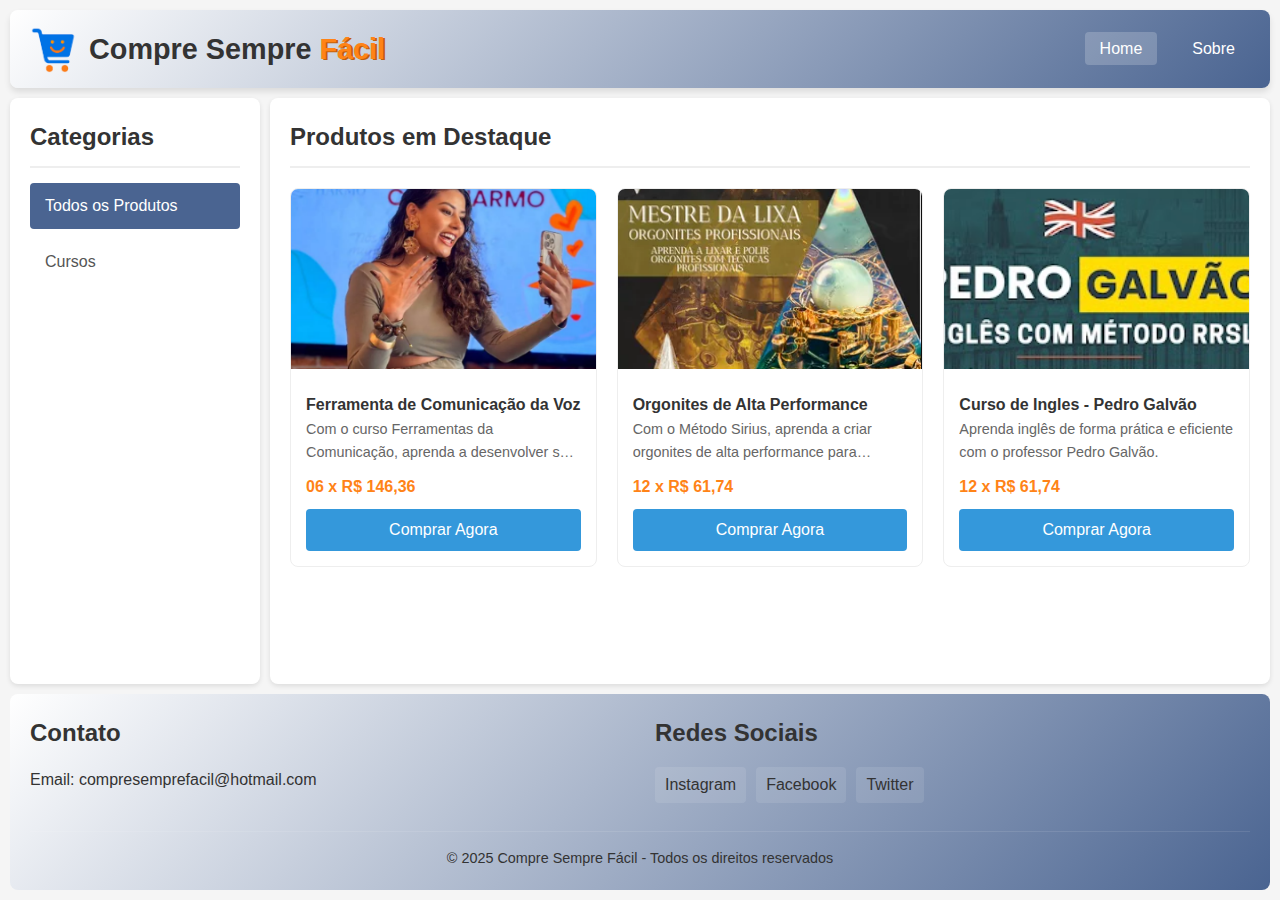
<file: Index.html>
<!DOCTYPE html>
<html lang="pt-br">

<head>
    <meta charset="UTF-8">
    <meta name="viewport" content="width=device-width, initial-scale=1.0">
    <title>Compre Sempre Fácil - Seu shopping digital</title>
    <link rel="stylesheet" href="style.css">

    <!-- SEO e compartilhamento -->
    <meta property="og:title" content="Compre Sempre Fácil" />
    <meta property="og:description" content="Os melhores produtos de afiliados em um só lugar!" />
    <meta property="og:image" content="./assets/logo.png" />
    <meta property="og:type" content="website" />

    <!-- Ícone -->
    <link rel="icon" href="./assets/favicon.ico" type="image/x-icon" />
    <link rel="apple-touch-icon" href="./assets/logoCarrinho.png" />

</head>

<body>
    <div class="container">
        <!-- Header -->
        <header>
            <div class="logo">
                <img src="./assets/logoCarrinho.png" alt="Logo Compre Sempre Fácil" class="logo-icon">
                <h1>Compre Sempre <span class="highlight">Fácil</span></h1>
            </div>
            <nav>
                <ul>
                    <li><a href="#" class="nav-link active" data-page="home">Home</a></li>
                    <li><a href="#" class="nav-link" data-page="sobre">Sobre</a></li>
                </ul>
            </nav>
        </header>

        <!-- Aside -->
        <aside id="category-aside">
            <h2 id="category-title">Categorias</h2>
            <ul class="category-menu">
                <li><a href="#" class="category-link active" data-category="todos">Todos os Produtos</a></li>
                <!-- <li><a href="#" class="category-link" data-category="beleza">Beleza</a></li> -->
                <!--<li><a href="#" class="category-link" data-category="casa">Casa</a></li> -->
                <li><a href="#" class="category-link" data-category="cursos">Cursos</a></li>
                <!--<li><a href="#" class="category-link" data-category="eletronicos">Eletrônicos</a></li> -->
            </ul>
        </aside>

        <!-- Section -->
        <section>
            <div class="page-content" id="home-page">
                <h2>Produtos em Destaque</h2>
                <div class="products-grid" id="products-container">
                    <!-- Produtos serão carregados aqui pelo JavaScript -->
                </div>
            </div>

            <div class="page-content hidden" id="sobre-page">
                <h2>Sobre Nós</h2>
                <img src="./assets/sobreImage.png" alt="Imagem de várias pessoas comprando online" class="about-image">
                <div class="about-content">
                    <p>Somos uma plataforma de e-commerce especializada em produtos de afiliados. Nosso objetivo é
                        conectar você aos melhores produtos do mercado, oferecendo descontos exclusivos e conteúdo de
                        qualidade.</p>
                    <p>Trabalhamos com as principais marcas e marketplaces para garantir a melhor experiência de compra.
                    </p>
                    <div class="about-features">
                        <div class="feature">
                            <h3>🛡️ Confiança</h3>
                            <p>Parcerias apenas com vendedores verificados</p>
                        </div>
                        <div class="feature">
                            <h3>💰 Economia</h3>
                            <p>Os melhores preços e cupons de desconto</p>
                        </div>
                        <div class="feature">
                            <h3>🚀 Agilidade</h3>
                            <p>Redirecionamento rápido para as ofertas</p>
                        </div>
                    </div>
                </div>
            </div>
        </section>

        <!-- Footer -->
        <footer>
            <div class="footer-content">
                <div class="footer-section">
                    <h3>Contato</h3>
                    <p>Email: compresemprefacil@hotmail.com</p>
                    <!-- <p>Telefone: (11) 9999-9999</p> -->
                </div>
                <div class="footer-section">
                    <h3>Redes Sociais</h3>
                    <div class="social-links">
                        <a href="#">Instagram</a>
                        <a href="#">Facebook</a>
                        <a href="#">Twitter</a>
                    </div>
                </div>
                <!--
                <div class="footer-section">
                    <h3>Informações</h3>
                    <a href="#">Política de Privacidade</a>
                    <a href="#">Termos de Uso</a>
                    <a href="#">Trabalhe Conosco</a>
                </div>
                -->
            </div>
            <div class="footer-bottom">
                <p>&copy; 2025 Compre Sempre Fácil - Todos os direitos reservados</p>
            </div>
        </footer>
    </div>

    <script src="script.js"></script>
</body>

</html>
</file>
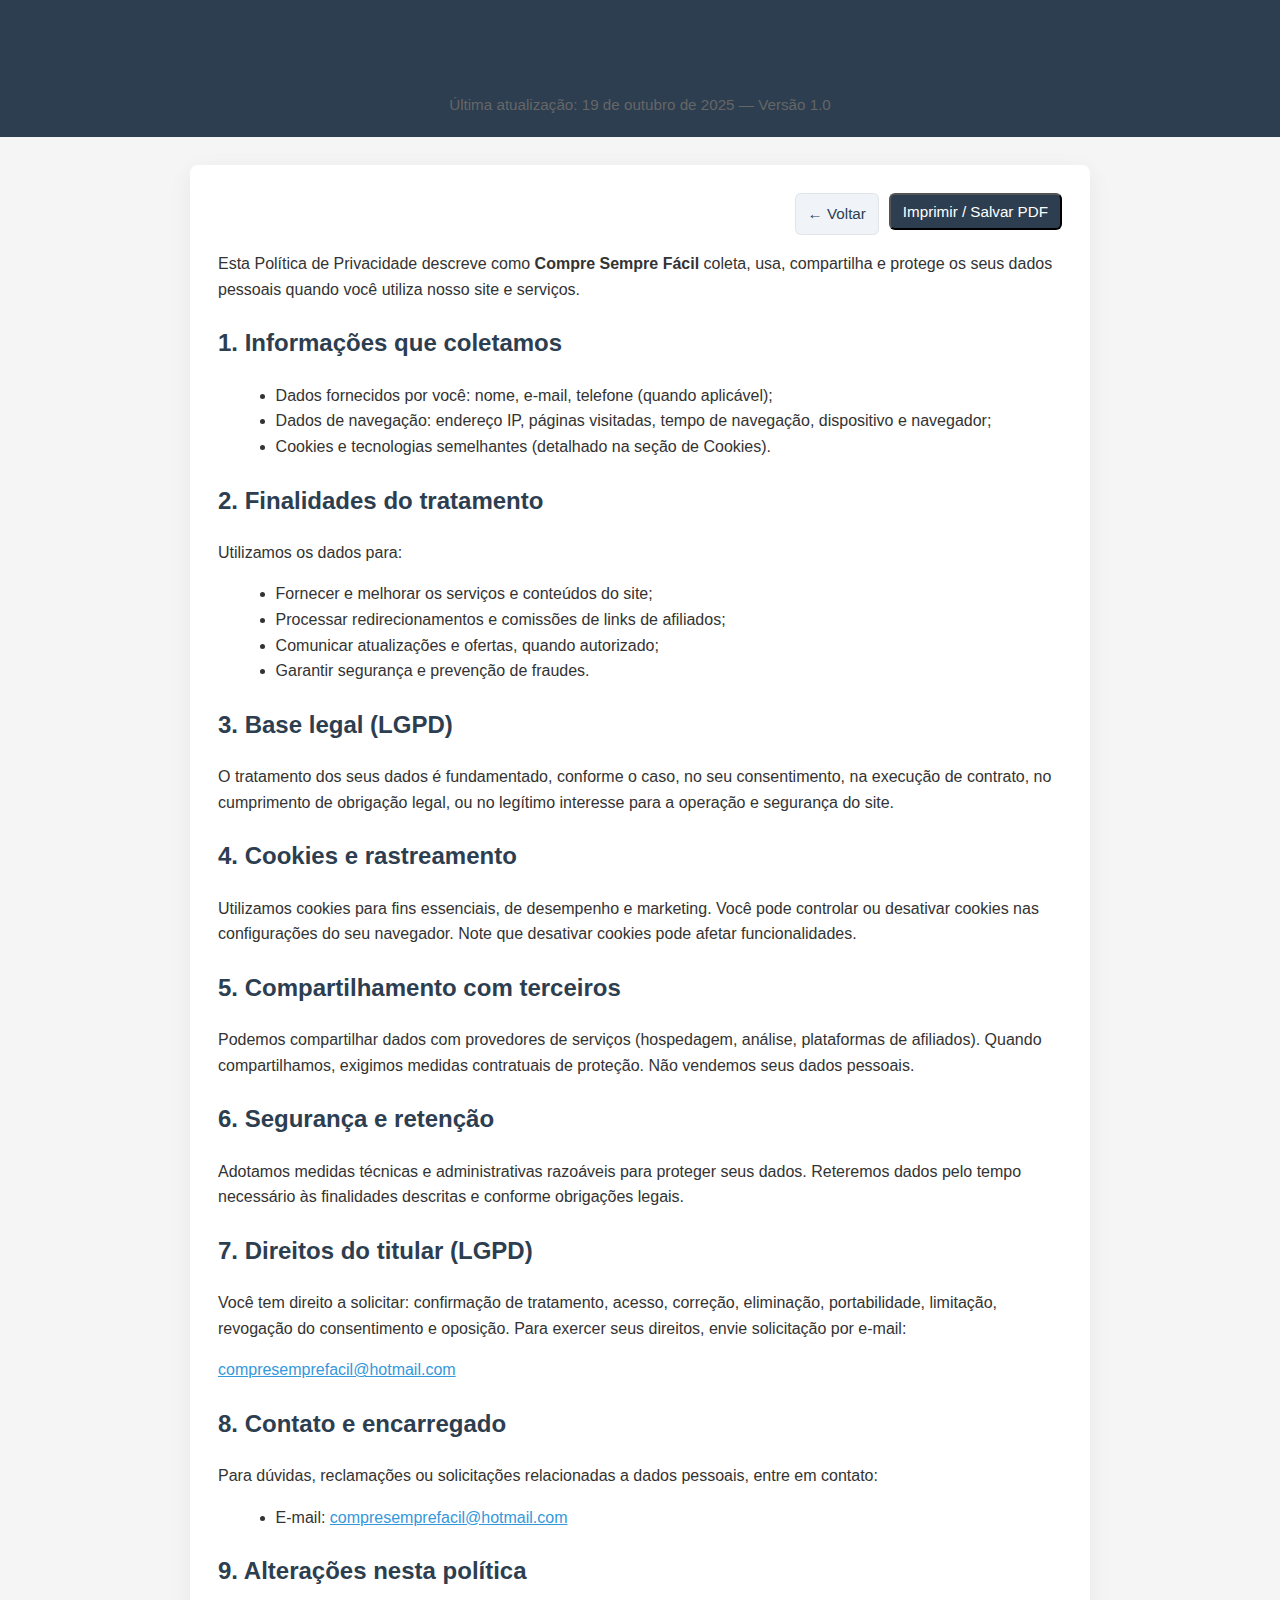
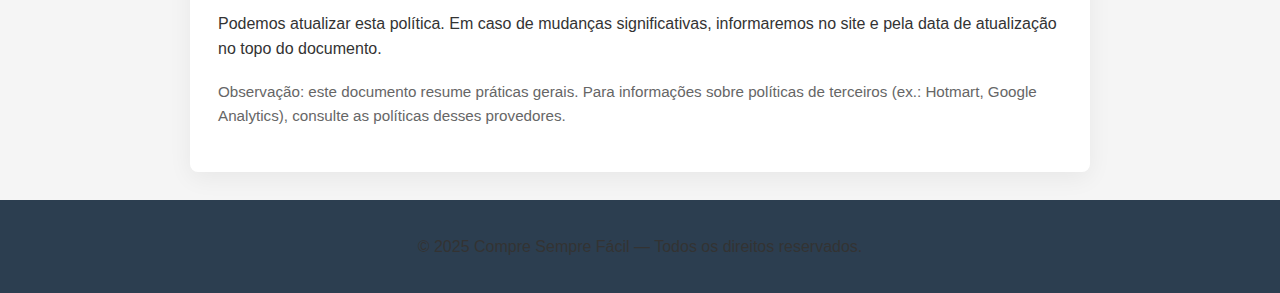
<file: politicas.html>
<!DOCTYPE html>
<html lang="pt-BR">

<head>
    <meta charset="UTF-8" />
    <meta name="viewport" content="width=device-width, initial-scale=1.0" />
    <title>Política de Privacidade — Compre Sempre Fácil</title>
    <meta name="description"
        content="Política de Privacidade da Compre Sempre Fácil. Informação sobre coleta, uso, compartilhamento de dados, cookies e direitos do titular (LGPD)." />
    <link rel="canonical" href="https://seusite.com/politicas.html" />
    <meta property="og:title" content="Política de Privacidade — Compre Sempre Fácil" />
    <meta property="og:description"
        content="Saiba como tratamos seus dados pessoais, cookies e como exercer seus direitos." />
    <meta property="og:image" content="./assets/logo.png" />
    <meta property="og:type" content="website" />

    <link rel="icon" href="./assets/favicon.ico" type="image/x-icon" />
    <link rel="apple-touch-icon" href="./assets/logoCarrinho.png" />

    <style>
        :root {
            --bg: #f5f5f5;
            --card: #fff;
            --accent: #2c3e50;
            --link: #3498db;
            --muted: #666;
            --maxw: 900px;
        }

        * {
            box-sizing: border-box
        }

        body {
            font-family: Arial, Helvetica, sans-serif;
            line-height: 1.6;
            background: var(--bg);
            color: #222;
            margin: 0;
            -webkit-font-smoothing: antialiased;
        }

        header {
            background: var(--accent);
            color: #fff;
            text-align: center;
            padding: 20px 10px
        }

        main {
            max-width: var(--maxw);
            margin: 28px auto;
            background: var(--card);
            padding: 28px;
            border-radius: 8px;
            box-shadow: 0 6px 24px rgba(0, 0, 0, 0.06)
        }

        h1,
        h2 {
            color: var(--accent);
            margin-top: 0
        }

        h2 {
            margin-top: 22px
        }

        p,
        li {
            color: #333
        }

        ul {
            margin-left: 1.1rem
        }

        a {
            color: var(--link)
        }

        .meta {
            font-size: 0.95rem;
            color: var(--muted);
            margin-top: 8px
        }

        .controls {
            display: flex;
            gap: 10px;
            justify-content: flex-end;
            margin-bottom: 12px
        }

        .btn {
            background: var(--accent);
            color: #fff;
            padding: 8px 12px;
            border-radius: 6px;
            text-decoration: none;
            font-size: 0.95rem
        }

        .btn-light {
            background: #f0f4f8;
            color: var(--accent);
            border: 1px solid rgba(0, 0, 0, 0.06)
        }

        footer {
            text-align: center;
            padding: 18px 10px;
            background: var(--accent);
            color: #fff;
            margin-top: 28px
        }

        @media (max-width:600px) {
            .controls {
                justify-content: space-between
            }
        }
    </style>
</head>

<body>
    <header role="banner">
        <h1>Política de Privacidade</h1>
        <div class="meta">Última atualização: 19 de outubro de 2025 — Versão 1.0</div>
    </header>

    <main role="main">
        <div class="controls" aria-hidden="false">
            <a class="btn btn-light" href="./index.html" title="Voltar ao site">← Voltar</a>
            <div>
                <button class="btn" onclick="window.print()" aria-label="Imprimir política">Imprimir / Salvar
                    PDF</button>
            </div>
        </div>

        <p>Esta Política de Privacidade descreve como <strong>Compre Sempre Fácil</strong> coleta, usa, compartilha e
            protege
            os seus dados pessoais quando você utiliza nosso site e serviços.</p>

        <h2>1. Informações que coletamos</h2>
        <ul>
            <li>Dados fornecidos por você: nome, e‑mail, telefone (quando aplicável);</li>
            <li>Dados de navegação: endereço IP, páginas visitadas, tempo de navegação, dispositivo e navegador;</li>
            <li>Cookies e tecnologias semelhantes (detalhado na seção de Cookies).</li>
        </ul>

        <h2>2. Finalidades do tratamento</h2>
        <p>Utilizamos os dados para:</p>
        <ul>
            <li>Fornecer e melhorar os serviços e conteúdos do site;</li>
            <li>Processar redirecionamentos e comissões de links de afiliados;</li>
            <li>Comunicar atualizações e ofertas, quando autorizado;</li>
            <li>Garantir segurança e prevenção de fraudes.</li>
        </ul>

        <h2>3. Base legal (LGPD)</h2>
        <p>O tratamento dos seus dados é fundamentado, conforme o caso, no seu consentimento, na execução de contrato,
            no cumprimento de obrigação legal, ou no legítimo interesse para a operação e segurança do site.</p>

        <h2>4. Cookies e rastreamento</h2>
        <p>Utilizamos cookies para fins essenciais, de desempenho e marketing. Você pode controlar ou desativar cookies
            nas configurações do seu navegador. Note que desativar cookies pode afetar funcionalidades.</p>

        <h2>5. Compartilhamento com terceiros</h2>
        <p>Podemos compartilhar dados com provedores de serviços (hospedagem, análise, plataformas de afiliados). Quando
            compartilhamos, exigimos medidas contratuais de proteção. Não vendemos seus dados pessoais.</p>

        <h2>6. Segurança e retenção</h2>
        <p>Adotamos medidas técnicas e administrativas razoáveis para proteger seus dados. Reteremos dados pelo tempo
            necessário às finalidades descritas e conforme obrigações legais.</p>

        <h2>7. Direitos do titular (LGPD)</h2>
        <p>Você tem direito a solicitar: confirmação de tratamento, acesso, correção, eliminação, portabilidade,
            limitação, revogação do consentimento e oposição. Para exercer seus direitos, envie solicitação por e‑mail:
        </p>
        <p><a href="mailto:compresemprefacil@hotmail.com">compresemprefacil@hotmail.com</a></p>

        <h2>8. Contato e encarregado</h2>
        <p>Para dúvidas, reclamações ou solicitações relacionadas a dados pessoais, entre em contato:</p>
        <ul>
            <li>E‑mail: <a href="mailto:compresemprefacil@hotmail.com">compresemprefacil@hotmail.com</a></li>
        </ul>

        <h2>9. Alterações nesta política</h2>
        <p>Podemos atualizar esta política. Em caso de mudanças significativas, informaremos no site e pela data de
            atualização no topo do documento.</p>

        <p class="meta" style="margin-top:18px;color:var(--muted);font-size:0.95rem">
            Observação: este documento resume práticas gerais. Para informações sobre políticas de terceiros (ex.:
            Hotmart,
            Google Analytics), consulte as políticas desses provedores.
        </p>
    </main>

    <footer role="contentinfo">
        <p>© 2025 Compre Sempre Fácil — Todos os direitos reservados.</p>
    </footer>
</body>

</html>
</file>
<file: style.css>
/* Paleta de cores e tipografia */
:root {
    /* Cores */
    --cor-fundo: #f5f5f5;
    --cor-texto: #333;
    --cor-header: #fff;
    --cor-primaria: #3498db;
    --cor-secundaria: #4a6491;
    --cor-destaque: #ff8317;
    --cor-card: #fff;
    --cor-link: #555;
    --cor-hover: #2980b9;
    --cor-footer-texto: #ddd;
    --cor-background-header-footer: linear-gradient(135deg, var(--cor-header), var(--cor-secundaria));

    /* Tipografia */
    --fonte-principal: 'Segoe UI', Tahoma, Geneva, Verdana, sans-serif;
    --fonte-titulo: 'Segoe UI', Tahoma, Geneva, Verdana, sans-serif;
    --fonte-peso-normal: 400;
    --fonte-peso-bold: 700;
    --tamanho-titulo: 1.8rem;
    --tamanho-subtitulo: 1.5rem;
    --tamanho-texto: 1rem;
    --tamanho-pequeno: 0.9rem;
}

/* Reset e configurações gerais */
* {
    margin: 0;
    padding: 0;
    box-sizing: border-box;
    font-family: var(--fonte-principal);
}

body {
    background-color: var(--cor-fundo);
    color: var(--cor-texto);
    line-height: 1.6;
    font-size: var(--tamanho-texto);
    font-family: var(--fonte-principal);
}

/* Layout principal */
.container {
    display: grid;
    grid-template-areas:
        "header header"
        "aside section"
        "footer footer";
    grid-template-columns: 250px 1fr;
    grid-template-rows: auto 1fr auto;
    min-height: 100vh;
    gap: 10px;
    padding: 10px;
}

/* Header */
header {
    grid-area: header;
    background: linear-gradient(135deg, var(--cor-header), var(--cor-secundaria));
    color: var(--cor-texto);
    padding: 15px 20px;
    border-radius: 8px;
    box-shadow: 0 4px 6px rgba(0, 0, 0, 0.1);
    display: flex;
    justify-content: space-between;
    align-items: center;
}

.logo {
    display: flex;
    align-items: center;
    gap: 10px;
}

.logo-icon {
    width: 48px;
    height: 48px;
    object-fit: contain;
    margin-right: 1px;
}

.logo h1 {
    font-size: var(--tamanho-titulo);
    font-weight: var(--fonte-peso-bold);
    font-family: var(--fonte-titulo);
}

.logo .highlight {
    color: var(--cor-destaque);
    text-shadow: 2px 1px #be5f0c;
}

nav ul {
    display: flex;
    list-style: none;
}

nav ul li {
    margin-left: 20px;
}

nav ul li a {
    color: white;
    text-decoration: none;
    font-weight: 500;
    padding: 8px 15px;
    border-radius: 4px;
    transition: background-color 0.3s;
}

nav ul li a:hover,
nav ul li a.active {
    background-color: rgba(255, 255, 255, 0.2);
}

/* Aside */
aside {
    grid-area: aside;
    background-color: var(--cor-card);
    border-radius: 8px;
    box-shadow: 0 2px 5px rgba(0, 0, 0, 0.1);
    padding: 20px;
}

aside h2 {
    margin-bottom: 15px;
    color: var(--cor-texto);
    font-size: var(--tamanho-subtitulo);
    font-weight: var(--fonte-peso-bold);
    font-family: var(--fonte-titulo);
    border-bottom: 2px solid #eee;
    padding-bottom: 10px;
}

.category-menu {
    list-style: none;
}

.category-menu li {
    margin-bottom: 10px;
}

.category-link {
    display: block;
    padding: 10px 15px;
    text-decoration: none;
    color: var(--cor-link);
    border-radius: 4px;
    transition: all 0.3s;
}

.category-link:hover,
.category-link.active {
    background-color: var(--cor-secundaria);
    color: var(--cor-card);
}

/* Section */
section {
    grid-area: section;
    background-color: var(--cor-card);
    border-radius: 8px;
    box-shadow: 0 2px 5px rgba(0, 0, 0, 0.1);
    padding: 20px;
    overflow-y: auto;
}

.page-content h2 {
    margin-bottom: 20px;
    color: var(--cor-texto);
    border-bottom: 2px solid #eee;
    padding-bottom: 10px;
}

.hidden {
    display: none;
}

/* Produtos */
.products-grid {
    display: grid;
    grid-template-columns: repeat(auto-fill, minmax(250px, 1fr));
    gap: 20px;
}

.product-card {
    border: 1px solid #eee;
    background-color: var(--cor-card);
    border-radius: 8px;
    overflow: hidden;
    transition: transform 0.3s, box-shadow 0.3s;
    cursor: pointer;
}

.product-card:hover {
    transform: translateY(-5px);
    box-shadow: 0 5px 15px rgba(0, 0, 0, 0.1);
}

.product-image {
    width: 100%;
    height: 180px;
    object-fit: cover;
}

.product-info {
    padding: 15px;
}

.product-title {
    font-size: var(--tamanho-texto);
    font-weight: var(--fonte-peso-bold);
}

.product-description {
    color: #666;
    font-size: var(--tamanho-pequeno);
    margin-bottom: 10px;
    display: -webkit-box;
    -webkit-line-clamp: 2;
    line-clamp: 2;
    -webkit-box-orient: vertical;
    overflow: hidden;
}

.product-price {
    font-weight: bold;
    color: var(--cor-destaque);
    margin-bottom: 10px;
}

.buy-button {
    display: block;
    text-align: center;
    background-color: var(--cor-primaria);
    color: var(--cor-card);
    padding: 8px 15px;
    border-radius: 4px;
    text-decoration: none;
    font-weight: 500;
    transition: background-color 0.3s;
}

.buy-button:hover {
    background-color: var(--cor-hover);
}

/* Página Sobre */
.about-content {
    max-width: 800px;
}

.about-content p {
    margin-bottom: 15px;
}

.about-image {
    width: 800px;
    height: 500px;
    object-fit: cover;
    border-radius: 8px;
    margin-bottom: 20px;
}

.about-features {
    display: grid;
    grid-template-columns: repeat(auto-fit, minmax(200px, 1fr));
    gap: 20px;
    margin-top: 30px;
}

.feature {
    text-align: center;
    padding: 20px;
    border-radius: 8px;
    background-color: #f8f9fa;
}

.feature h3 {
    margin-bottom: 10px;
    color: var(--cor-texto);
}

/* Footer */
footer {
    grid-area: footer;
    background: var(--cor-background-header-footer);
    color: var(--cor-texto);
    border-radius: 8px;
    padding: 20px;
}

.footer-content {
    display: grid;
    grid-template-columns: repeat(auto-fit, minmax(200px, 1fr));
    gap: 30px;
    margin-bottom: 20px;
}

.footer-section h3 {
    margin-bottom: 15px;
    font-size: var(--tamanho-subtitulo);
    font-weight: var(--fonte-peso-bold);
}

.footer-section p,
.footer-section a {
    margin-bottom: 8px;
    display: block;
    color: var(--cor-texto);
    text-decoration: none;
    transition: color 0.3s;
}

.footer-section a:hover {
    color: var(--cor-card);
}

.social-links {
    display: flex;
    gap: 10px;
}

.social-links a {
    padding: 5px 10px;
    background-color: rgba(255, 255, 255, 0.1);
    border-radius: 4px;
}

.footer-bottom {
    text-align: center;
    padding-top: 15px;
    border-top: 1px solid rgba(255, 255, 255, 0.1);
    color: var(--cor-texto);
    font-size: 0.9rem;
}

/* Modal */
.modal {
    position: fixed;
    top: 0;
    left: 0;
    width: 100%;
    height: 100%;
    background-color: rgba(0, 0, 0, 0.7);
    display: flex;
    justify-content: center;
    align-items: center;
    z-index: 1000;
}

.modal-content {
    background-color: white;
    border-radius: 8px;
    width: 90%;
    max-width: 700px;
    max-height: 90vh;
    overflow-y: auto;
    position: relative;
    padding: 20px;
}

.close-modal {
    position: absolute;
    top: 15px;
    right: 15px;
    font-size: 1.5rem;
    cursor: pointer;
    color: var(--cor-link);
}

.modal-body {
    display: flex;
    flex-direction: column;
    gap: 20px;
}

.modal-body img {
    width: 100%;
    max-height: 300px;
    object-fit: cover;
    border-radius: 8px;
}

.modal-info h2 {
    margin-bottom: 10px;
    color: var(--cor-header);
}

.modal-info p {
    margin-bottom: 15px;
    color: #666;
}

.price {
    font-size: 1.5rem;
    font-weight: bold;
    color: var(--cor-destaque);
    margin-bottom: 15px;
}

/* Responsividade */
@media (max-width: 768px) {
    .container {
        grid-template-areas:
            "header"
            "aside"
            "section"
            "footer";
        grid-template-columns: 1fr;
        grid-template-rows: auto auto 1fr auto;
    }

    header {
        flex-direction: column;
        text-align: center;
        gap: 15px;
    }

    nav ul {
        justify-content: center;
    }

    .modal-body {
        flex-direction: column;
    }

    .products-grid {
        grid-template-columns: repeat(auto-fill, minmax(200px, 1fr));
    }
}
</file>
